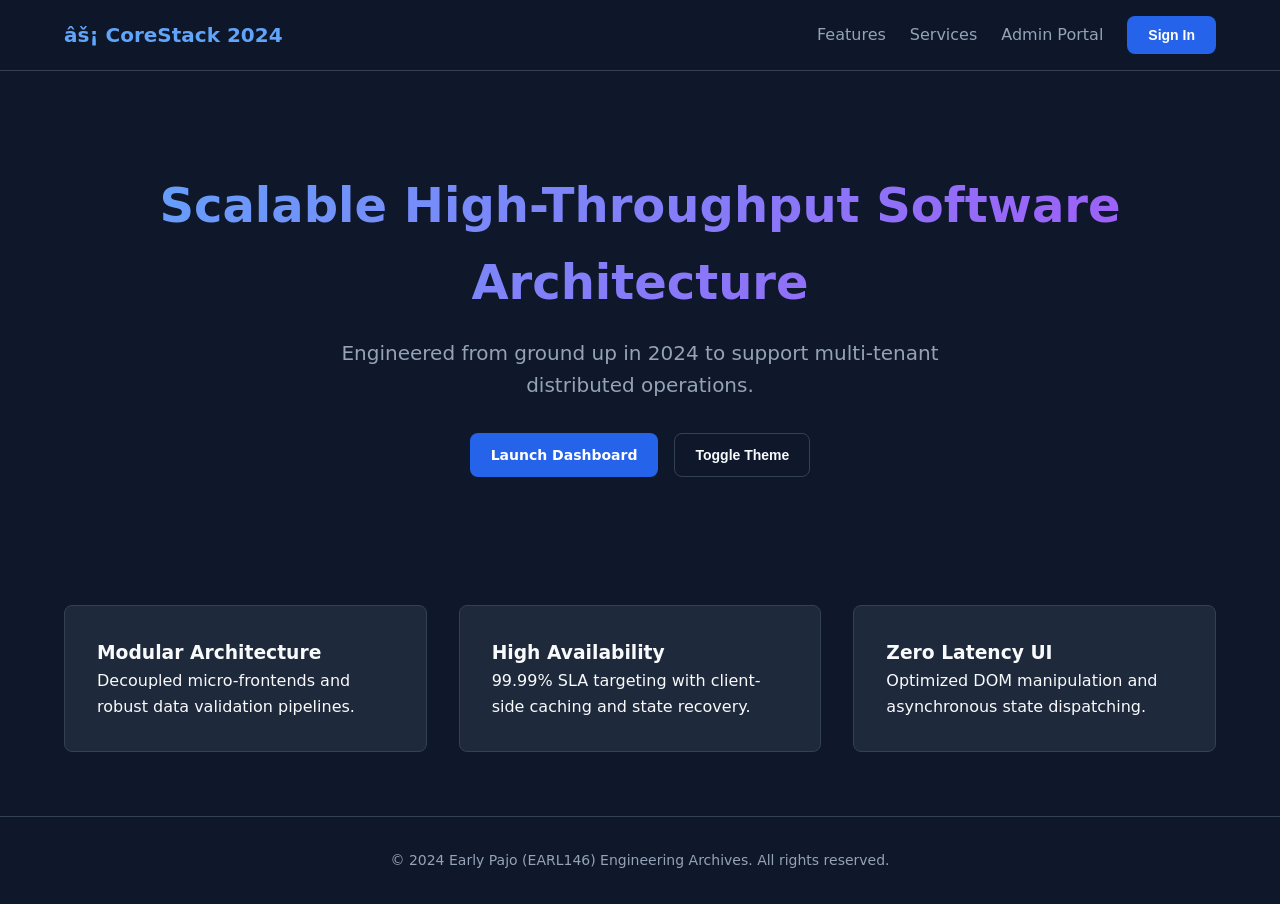
<file: 2024/web-system/index.html>
﻿<!DOCTYPE html>
<html lang="en">
<head>
    <meta charset="UTF-8">
    <meta name="viewport" content="width=device-width, initial-scale=1.0">
    <title>Enterprise Portal & Design System - 2024</title>
    <link rel="stylesheet" href="style.css">
    <link rel="stylesheet" href="components.css">
</head>
<body>
    <header class="navbar">
        <div class="container nav-content">
            <div class="logo">âš¡ CoreStack 2024</div>
            <nav class="nav-links">
                <a href="#features">Features</a>
                <a href="#services">Services</a>
                <a href="dashboard.html">Admin Portal</a>
                <button class="btn btn-primary" id="loginModalBtn">Sign In</button>
            </nav>
        </div>
    </header>

    <main class="container">
        <section class="hero-section">
            <h1 class="hero-title">Scalable High-Throughput Software Architecture</h1>
            <p class="hero-subtitle">Engineered from ground up in 2024 to support multi-tenant distributed operations.</p>
            <div class="cta-group">
                <a href="dashboard.html" class="btn btn-primary">Launch Dashboard</a>
                <button class="btn btn-outline" id="themeToggle">Toggle Theme</button>
            </div>
        </section>

        <section id="features" class="grid-cards">
            <div class="card">
                <h3>Modular Architecture</h3>
                <p>Decoupled micro-frontends and robust data validation pipelines.</p>
            </div>
            <div class="card">
                <h3>High Availability</h3>
                <p>99.99% SLA targeting with client-side caching and state recovery.</p>
            </div>
            <div class="card">
                <h3>Zero Latency UI</h3>
                <p>Optimized DOM manipulation and asynchronous state dispatching.</p>
            </div>
        </section>
    </main>

    <footer class="footer">
        <div class="container">
            <p>&copy; 2024 Early Pajo (EARL146) Engineering Archives. All rights reserved.</p>
        </div>
    </footer>
    <script src="storage_helper.js"></script>
    <script src="app.js"></script>
</body>
</html>
</file>
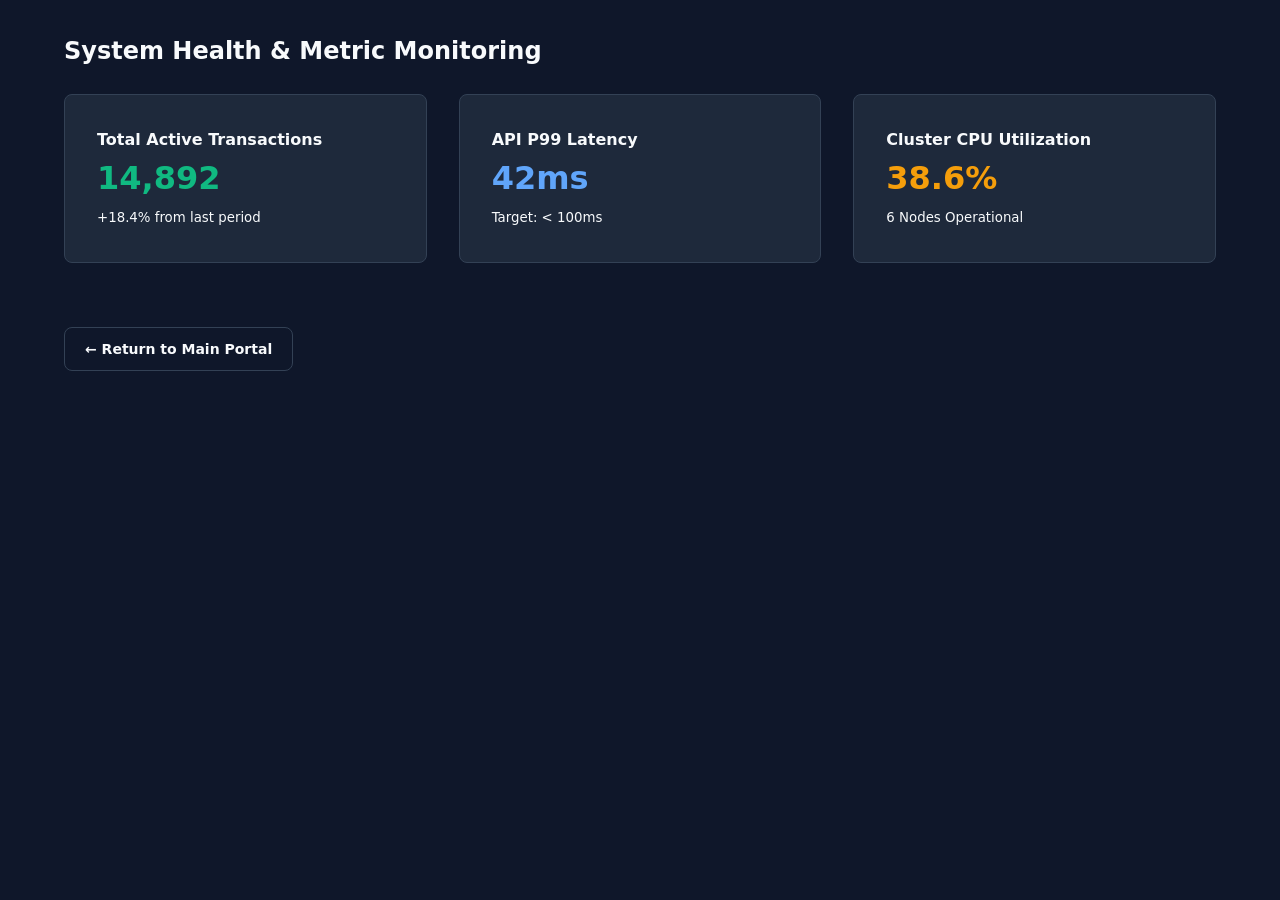
<file: 2024/web-system/dashboard.html>
﻿<!DOCTYPE html>
<html lang="en">
<head>
    <meta charset="UTF-8">
    <title>Metrics & Admin Dashboard 2024</title>
    <link rel="stylesheet" href="style.css">
    <link rel="stylesheet" href="components.css">
</head>
<body>
    <div class="container" style="padding-top: 2rem;">
        <h2>System Health & Metric Monitoring</h2>
        <div class="grid-cards" style="margin-top: 1.5rem;">
            <div class="card">
                <h4>Total Active Transactions</h4>
                <p style="font-size: 2rem; font-weight: bold; color: #10b981;">14,892</p>
                <small>+18.4% from last period</small>
            </div>
            <div class="card">
                <h4>API P99 Latency</h4>
                <p style="font-size: 2rem; font-weight: bold; color: #60a5fa;">42ms</p>
                <small>Target: &lt; 100ms</small>
            </div>
            <div class="card">
                <h4>Cluster CPU Utilization</h4>
                <p style="font-size: 2rem; font-weight: bold; color: #f59e0b;">38.6%</p>
                <small>6 Nodes Operational</small>
            </div>
        </div>
        <p><a href="index.html" class="btn btn-outline">&larr; Return to Main Portal</a></p>
    </div>
</body>
</html>
</file>
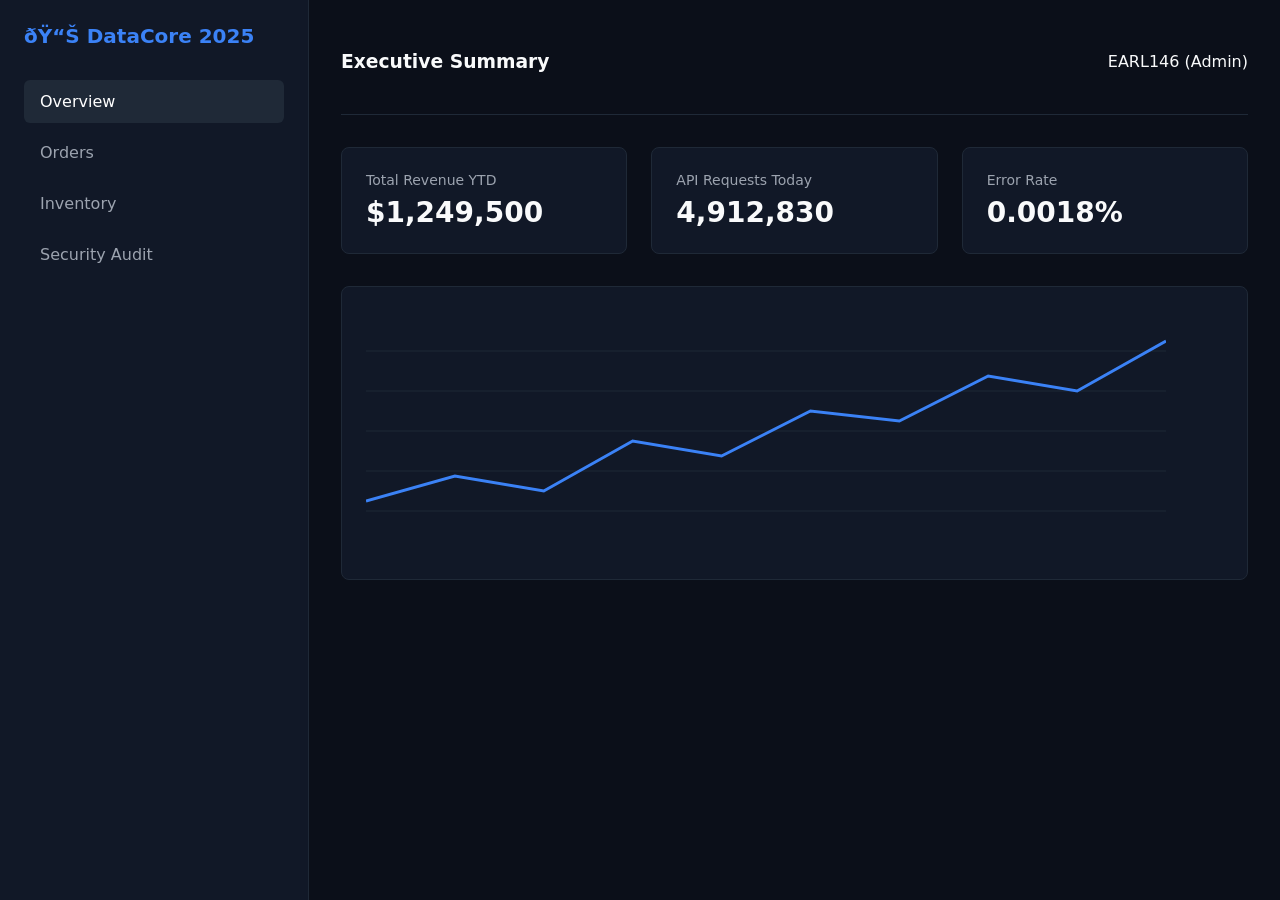
<file: 2025/dashboard/admin_panel.html>
﻿<!DOCTYPE html>
<html lang="en">
<head>
    <meta charset="UTF-8">
    <title>Enterprise Analytics Dashboard 2025</title>
    <link rel="stylesheet" href="admin_style.css">
</head>
<body>
    <div class="dashboard-wrapper">
        <aside class="sidebar">
            <div class="sidebar-header">ðŸ“Š DataCore 2025</div>
            <nav class="sidebar-nav">
                <a class="active" href="#">Overview</a>
                <a href="#">Orders</a>
                <a href="#">Inventory</a>
                <a href="#">Security Audit</a>
            </nav>
        </aside>
        <main class="main-view">
            <header class="topbar">
                <h3>Executive Summary</h3>
                <div class="user-badge">EARL146 (Admin)</div>
            </header>
            <section class="kpi-grid">
                <div class="kpi-card">
                    <span class="label">Total Revenue YTD</span>
                    <span class="value">$1,249,500</span>
                </div>
                <div class="kpi-card">
                    <span class="label">API Requests Today</span>
                    <span class="value">4,912,830</span>
                </div>
                <div class="kpi-card">
                    <span class="label">Error Rate</span>
                    <span class="value">0.0018%</span>
                </div>
            </section>
            <section class="chart-box">
                <canvas id="trafficCanvas" width="800" height="240"></canvas>
            </section>
        </main>
    </div>
    <script src="charts_analytics.js"></script>
</body>
</html>
</file>
<file: 2024/web-system/style.css>
﻿:root {
    --primary: #2563eb;
    --primary-hover: #1d4ed8;
    --bg-main: #0f172a;
    --bg-card: #1e293b;
    --text-main: #f8fafc;
    --text-muted: #94a3b8;
    --border: #334155;
    --radius: 8px;
    --font: system-ui, -apple-system, 'Segoe UI', Roboto, sans-serif;
}

* {
    margin: 0;
    padding: 0;
    box-sizing: border-box;
}

body {
    background-color: var(--bg-main);
    color: var(--text-main);
    font-family: var(--font);
    line-height: 1.6;
}

.container {
    max-width: 1200px;
    margin: 0 auto;
    padding: 0 1.5rem;
}

.navbar {
    background: rgba(15, 23, 42, 0.85);
    backdrop-filter: blur(12px);
    border-bottom: 1px solid var(--border);
    position: sticky;
    top: 0;
    z-index: 100;
}

.nav-content {
    display: flex;
    justify-content: space-between;
    align-items: center;
    height: 70px;
}

.logo {
    font-weight: 700;
    font-size: 1.25rem;
    color: #60a5fa;
}

.nav-links {
    display: flex;
    align-items: center;
    gap: 1.5rem;
}

.nav-links a {
    color: var(--text-muted);
    text-decoration: none;
    transition: color 0.2s ease;
}

.nav-links a:hover {
    color: var(--text-main);
}

.hero-section {
    padding: 6rem 0 4rem;
    text-align: center;
}

.hero-title {
    font-size: 3rem;
    font-weight: 800;
    margin-bottom: 1rem;
    background: linear-gradient(135deg, #60a5fa, #a855f7);
    -webkit-background-clip: text;
    -webkit-text-fill-color: transparent;
}

.hero-subtitle {
    font-size: 1.25rem;
    color: var(--text-muted);
    max-width: 700px;
    margin: 0 auto 2rem;
}

.cta-group {
    display: flex;
    justify-content: center;
    gap: 1rem;
}

.grid-cards {
    display: grid;
    grid-template-columns: repeat(auto-fit, minmax(300px, 1fr));
    gap: 2rem;
    margin: 4rem 0;
}

.card {
    background: var(--bg-card);
    border: 1px solid var(--border);
    border-radius: var(--radius);
    padding: 2rem;
    transition: transform 0.2s ease, border-color 0.2s ease;
}

.card:hover {
    transform: translateY(-4px);
    border-color: #60a5fa;
}

.footer {
    border-top: 1px solid var(--border);
    padding: 2rem 0;
    text-align: center;
    color: var(--text-muted);
    font-size: 0.875rem;
}
</file>
<file: 2024/web-system/components.css>
﻿.btn {
    display: inline-flex;
    align-items: center;
    justify-content: center;
    padding: 0.625rem 1.25rem;
    font-size: 0.875rem;
    font-weight: 600;
    border-radius: var(--radius);
    cursor: pointer;
    text-decoration: none;
    transition: all 0.2s ease;
    border: 1px solid transparent;
}

.btn-primary {
    background-color: var(--primary);
    color: white;
}

.btn-primary:hover {
    background-color: var(--primary-hover);
}

.btn-outline {
    background-color: transparent;
    color: var(--text-main);
    border-color: var(--border);
}

.btn-outline:hover {
    border-color: var(--text-main);
}
</file>
<file: 2025/dashboard/admin_style.css>
﻿:root {
    --bg-page: #0b0f19;
    --bg-surface: #111827;
    --border-color: #1f2937;
    --accent: #3b82f6;
    --text-primary: #f9fafb;
    --text-secondary: #9ca3af;
}

body {
    margin: 0;
    font-family: system-ui, sans-serif;
    background-color: var(--bg-page);
    color: var(--text-primary);
}

.dashboard-wrapper {
    display: flex;
    min-height: 100vh;
}

.sidebar {
    width: 260px;
    background: var(--bg-surface);
    border-right: 1px solid var(--border-color);
    padding: 1.5rem;
}

.sidebar-header {
    font-size: 1.25rem;
    font-weight: bold;
    color: var(--accent);
    margin-bottom: 2rem;
}

.sidebar-nav a {
    display: block;
    padding: 0.75rem 1rem;
    color: var(--text-secondary);
    text-decoration: none;
    border-radius: 6px;
    margin-bottom: 0.5rem;
}

.sidebar-nav a.active, .sidebar-nav a:hover {
    background: #1f2937;
    color: #fff;
}

.main-view {
    flex: 1;
    padding: 2rem;
}

.topbar {
    display: flex;
    justify-content: space-between;
    align-items: center;
    border-bottom: 1px solid var(--border-color);
    padding-bottom: 1.5rem;
    margin-bottom: 2rem;
}

.kpi-grid {
    display: grid;
    grid-template-columns: repeat(3, 1fr);
    gap: 1.5rem;
    margin-bottom: 2rem;
}

.kpi-card {
    background: var(--bg-surface);
    border: 1px solid var(--border-color);
    border-radius: 8px;
    padding: 1.5rem;
}

.kpi-card .label {
    display: block;
    font-size: 0.875rem;
    color: var(--text-secondary);
}

.kpi-card .value {
    display: block;
    font-size: 1.75rem;
    font-weight: bold;
    margin-top: 0.5rem;
}

.chart-box {
    background: var(--bg-surface);
    border: 1px solid var(--border-color);
    border-radius: 8px;
    padding: 1.5rem;
}
</file>
